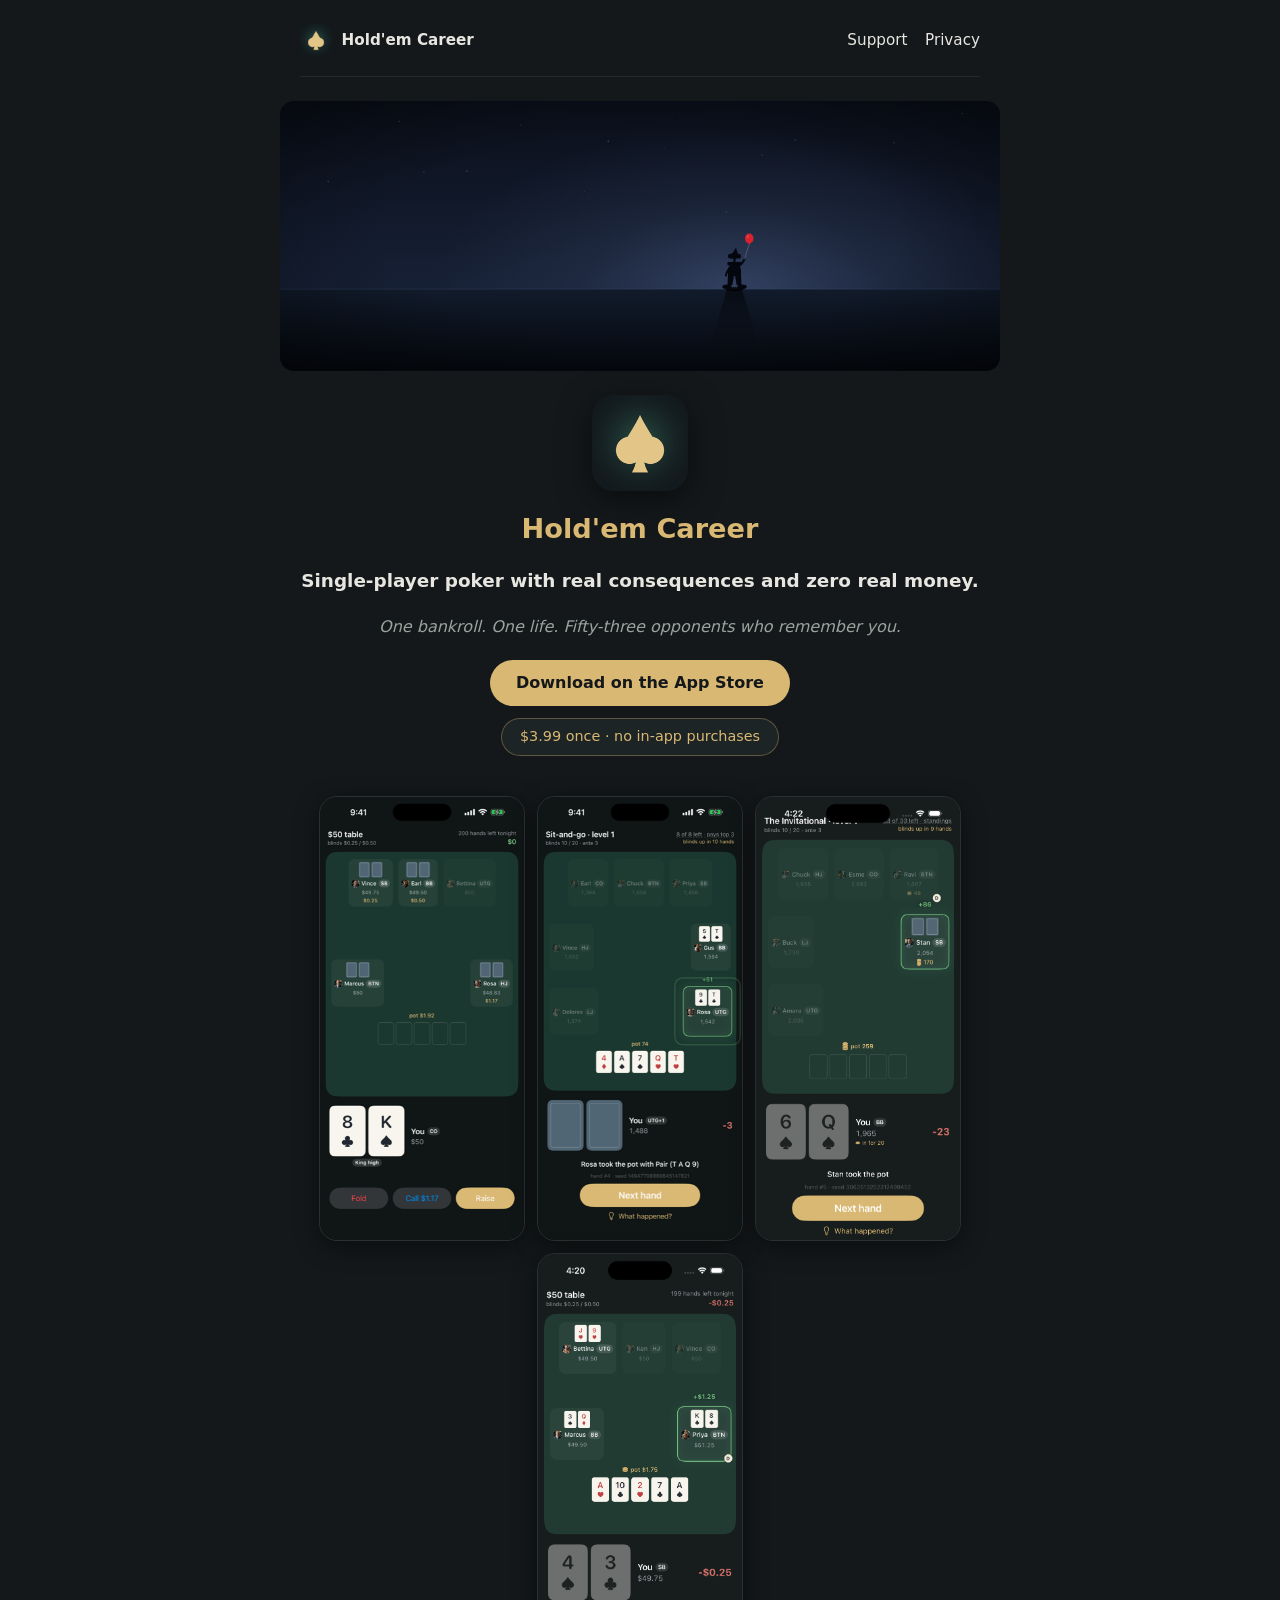
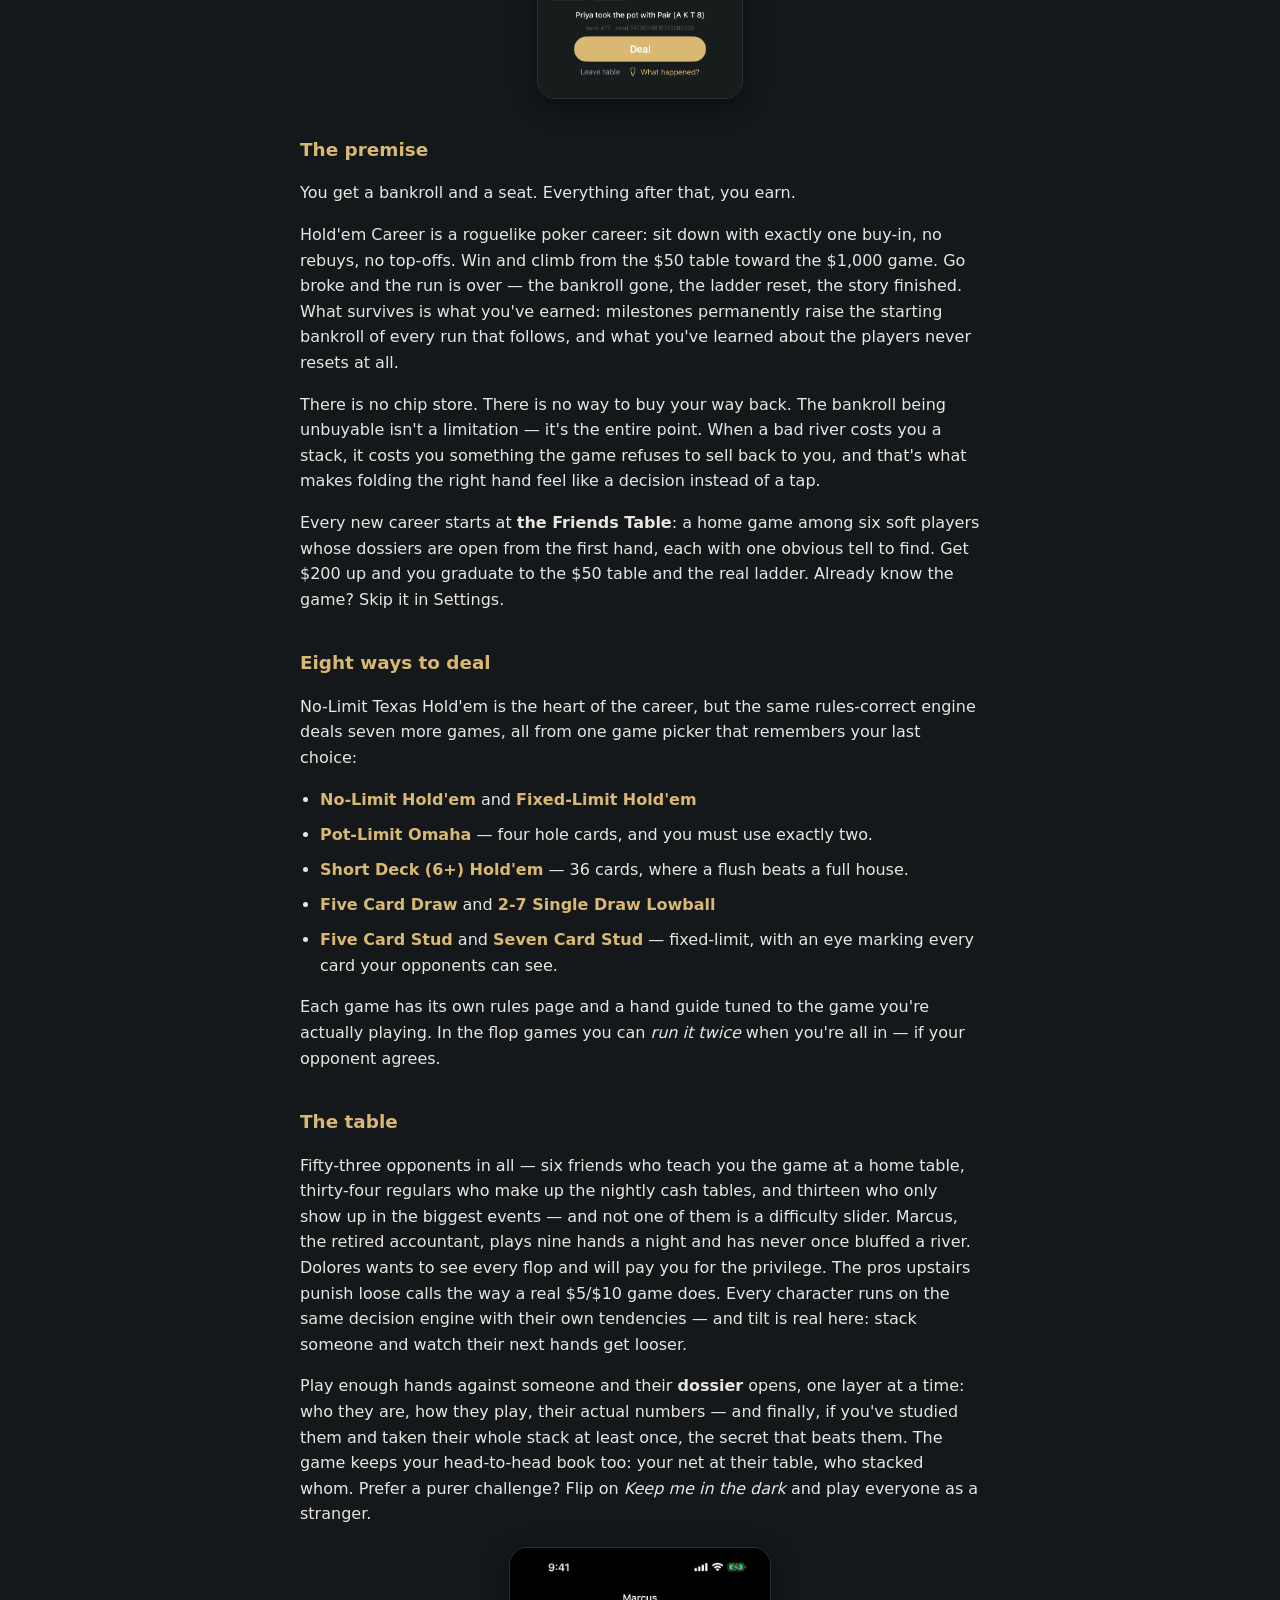
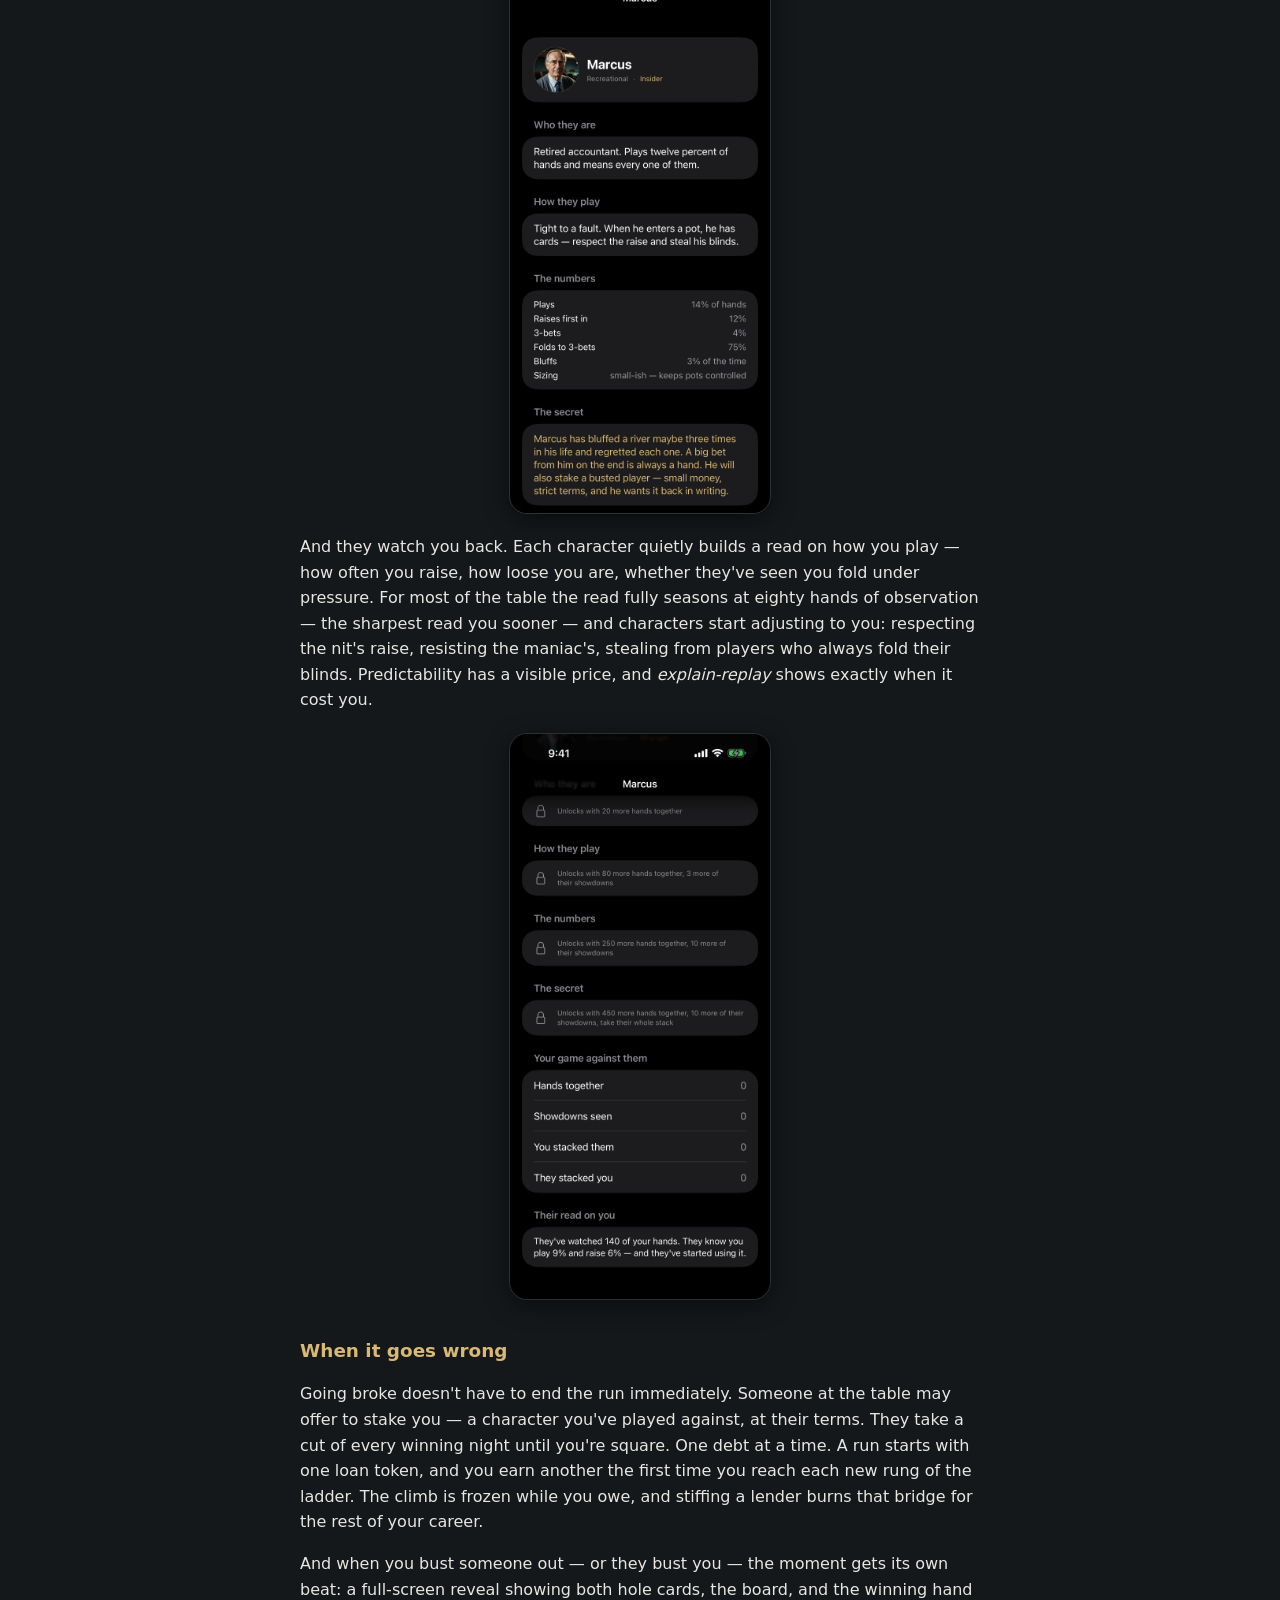
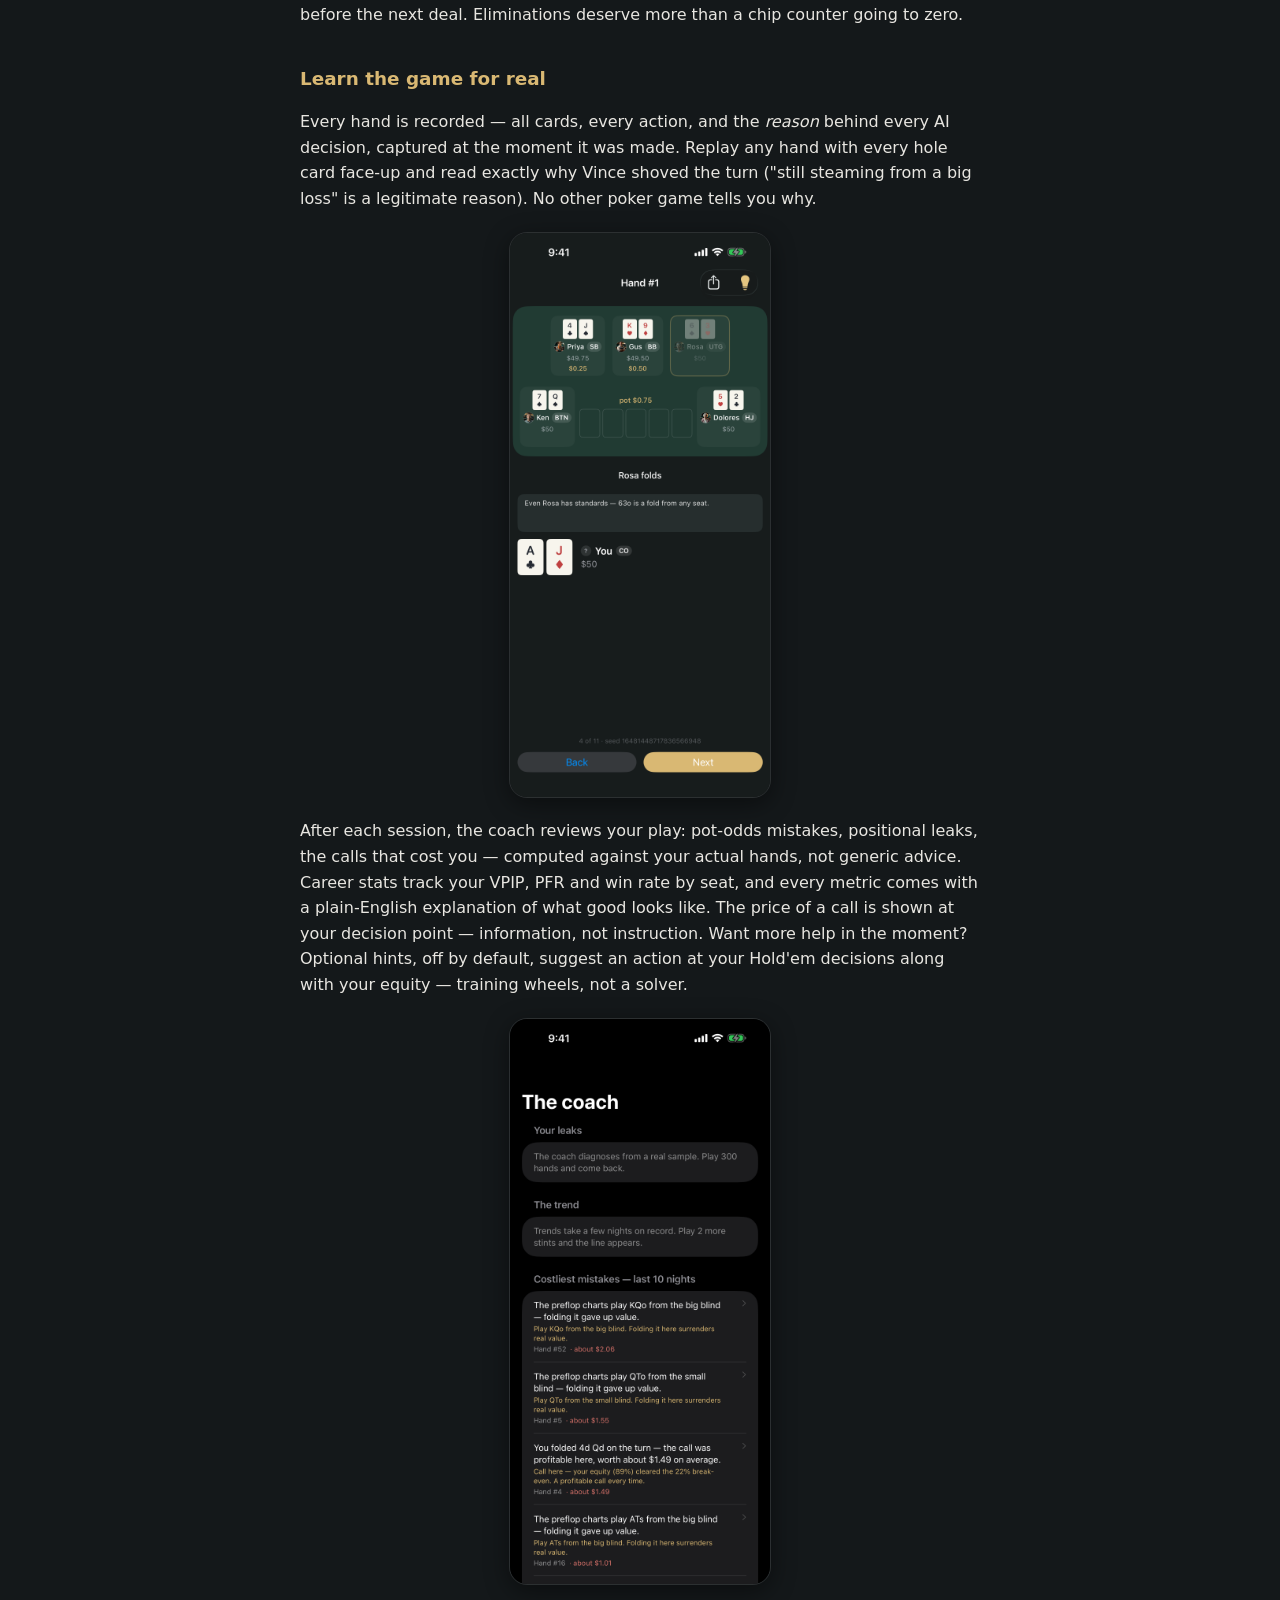
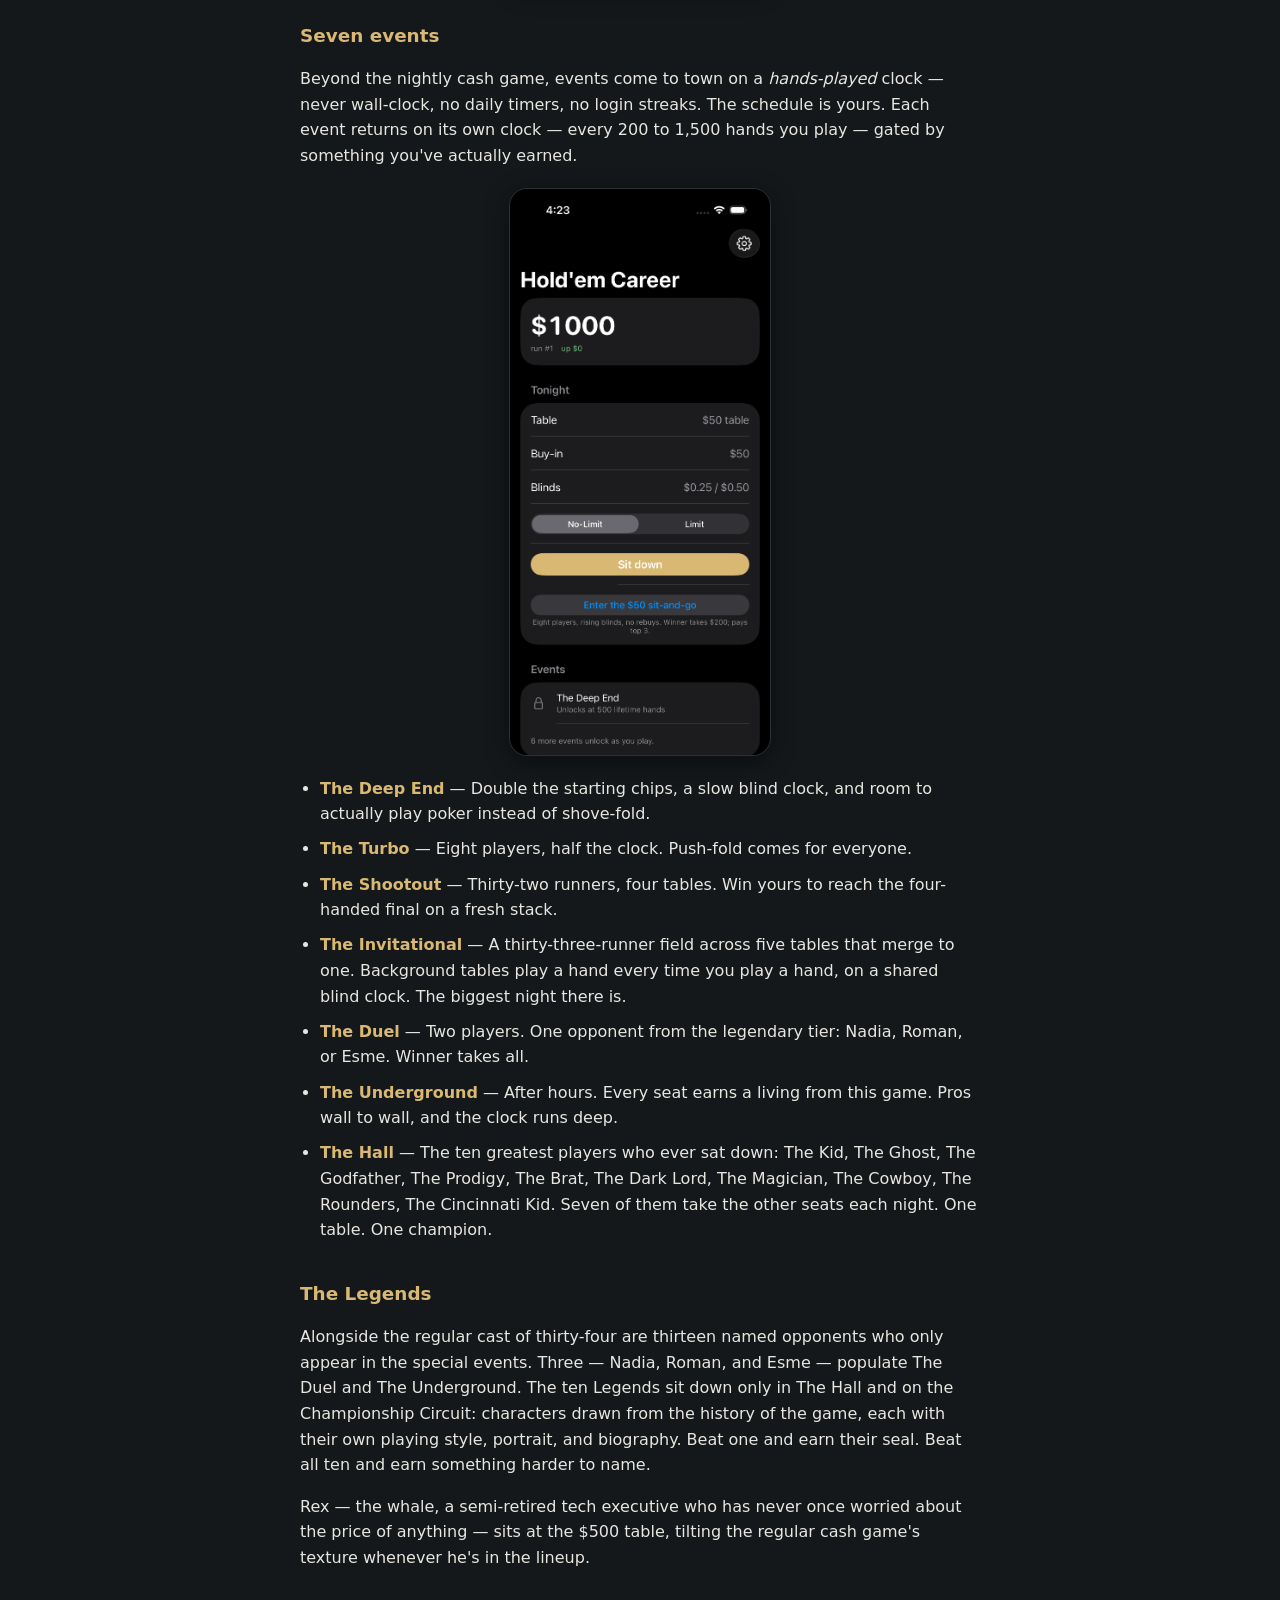
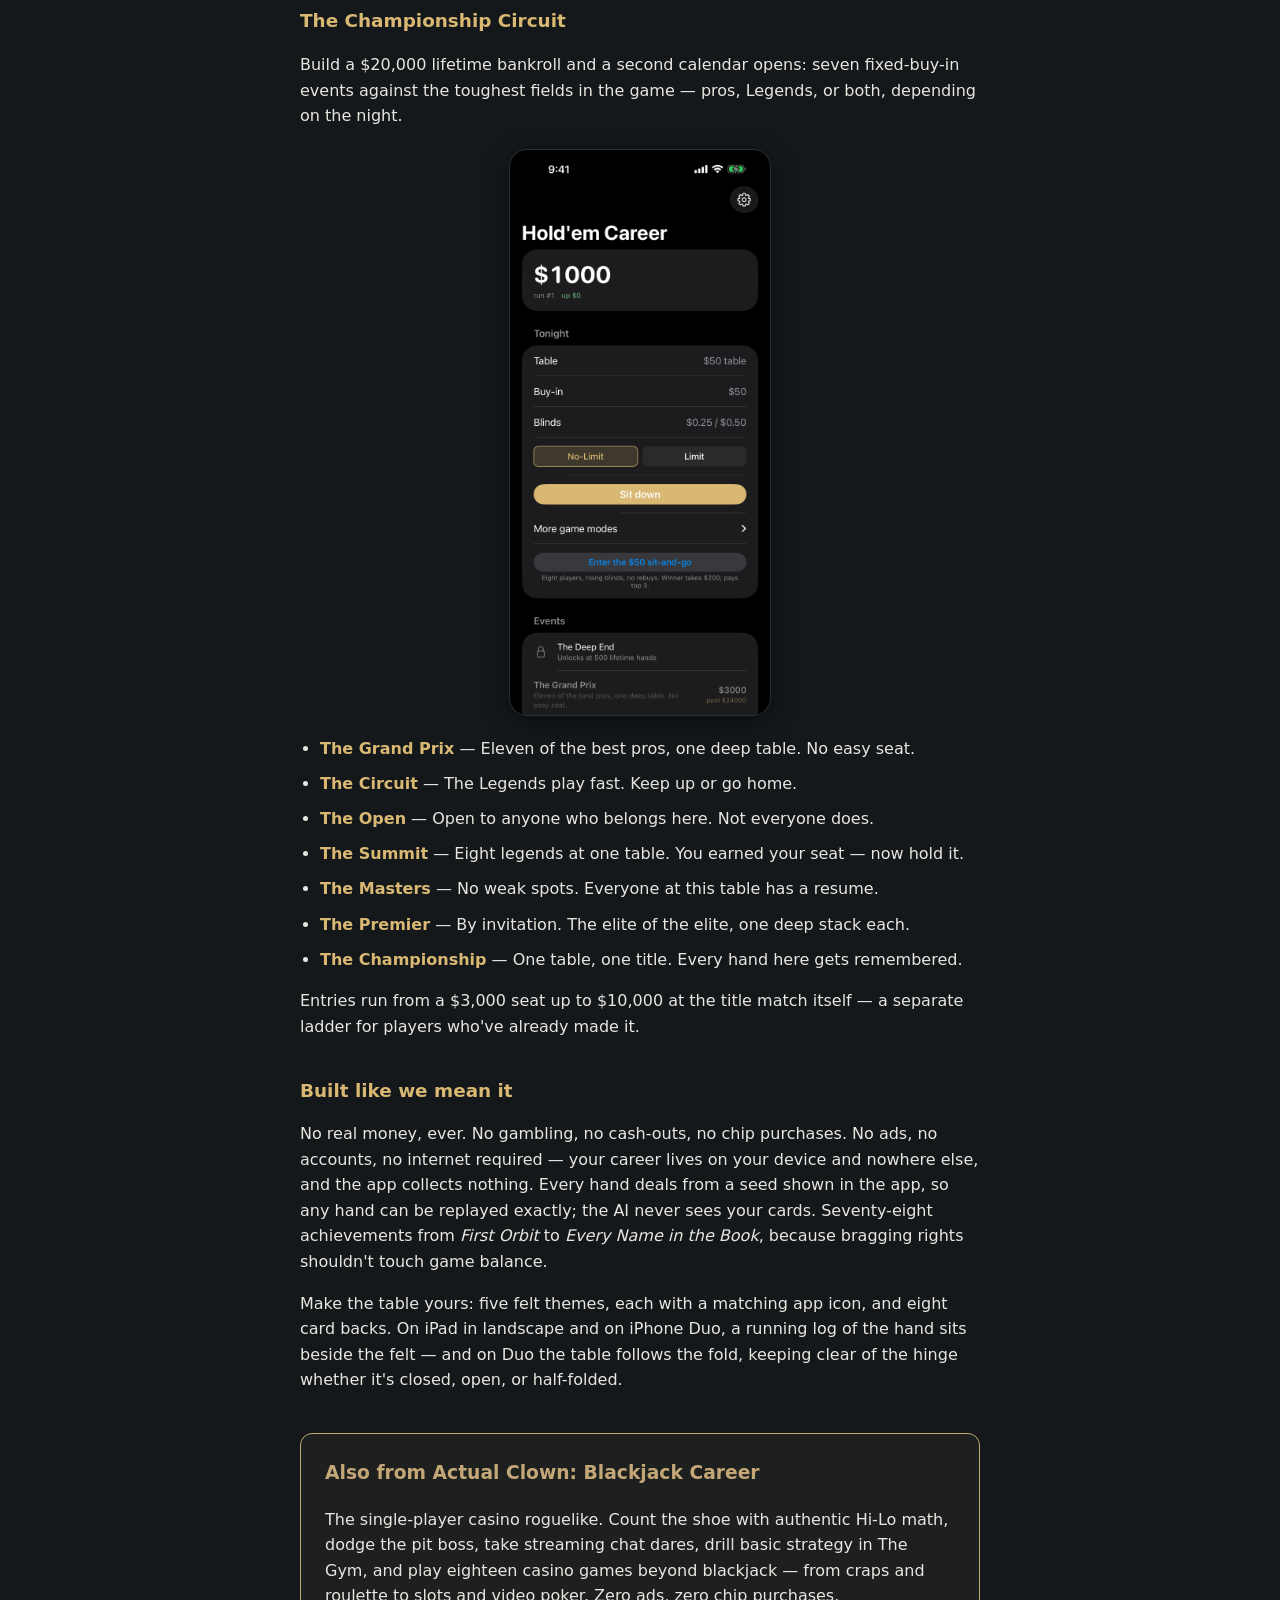
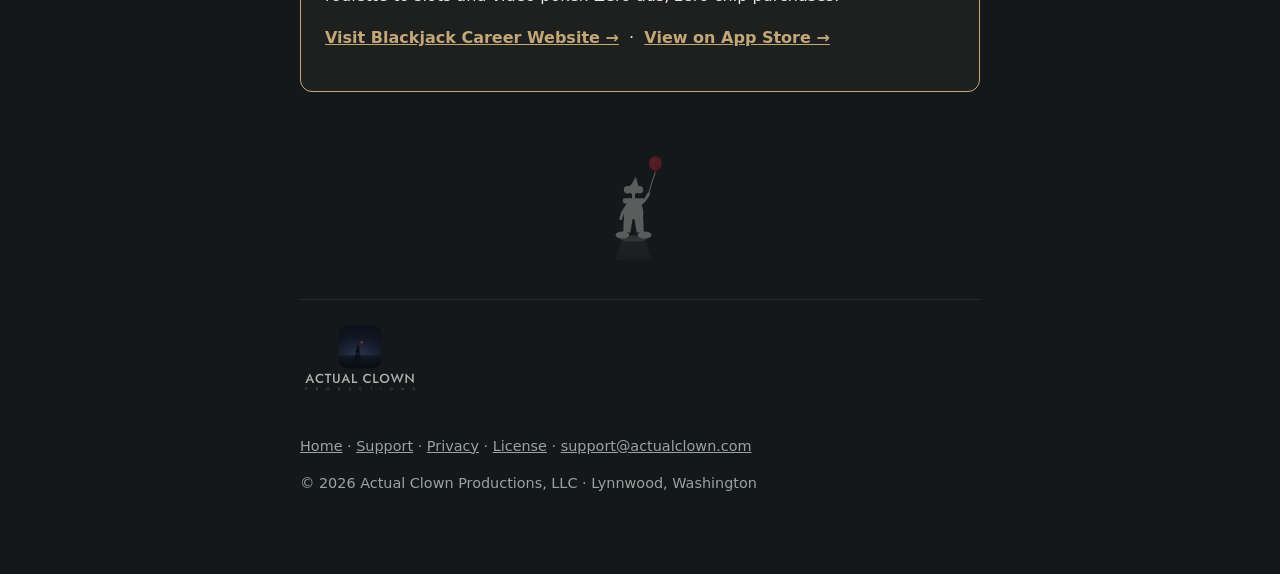
<file: index.html>
<!DOCTYPE html>
<html lang="en">
<head>
<meta charset="utf-8">
<meta name="viewport" content="width=device-width, initial-scale=1">
<title>Hold'em Career — a roguelike poker career for iPhone and iPad</title>
<meta name="description" content="Single-player poker with real consequences and zero real money. One bankroll, one life, fifty-three opponents who remember you, and eight poker games from No-Limit Hold'em to Seven Card Stud. Seven events plus a championship circuit. Pay once — no ads, no chip store, ever.">
<meta property="og:title" content="Hold'em Career">
<meta property="og:description" content="A roguelike poker career: one bankroll, one life, and fifty-three opponents who remember you. No real money, no chip store — pay once.">
<meta property="og:image" content="https://holdemcareer.actualclown.com/assets/og-image.png">
<meta property="og:url" content="https://holdemcareer.actualclown.com">
<meta property="og:type" content="website">
<meta name="twitter:card" content="summary_large_image">
<meta name="twitter:title" content="Hold'em Career">
<meta name="twitter:description" content="A roguelike poker career: one bankroll, one life, and fifty-three opponents who remember you. No real money, no chip store — pay once.">
<meta name="twitter:image" content="https://holdemcareer.actualclown.com/assets/og-image.png">
<link rel="canonical" href="https://holdemcareer.actualclown.com/">
<link rel="icon" href="assets/favicon.ico" sizes="48x48">
<link rel="icon" href="assets/favicon.svg" type="image/svg+xml">
<link rel="icon" type="image/png" sizes="32x32" href="assets/favicon-32.png">
<link rel="icon" type="image/png" sizes="16x16" href="assets/favicon-16.png">
<link rel="apple-touch-icon" href="assets/apple-touch-icon.png">
<link rel="stylesheet" href="style.css">
<script type="application/ld+json">
{
  "@context": "https://schema.org",
  "@type": "SoftwareApplication",
  "name": "Hold'em Career",
  "operatingSystem": "iOS",
  "applicationCategory": "GameApplication",
  "url": "https://holdemcareer.actualclown.com/",
  "offers": { "@type": "Offer", "price": "3.99", "priceCurrency": "USD" },
  "publisher": { "@type": "Organization", "name": "Actual Clown Productions, LLC" }
}
</script>
</head>
<body>
<a class="skip-link" href="#main">Skip to content</a>
<nav>
<a class="brand" href="index.html"><img src="assets/icon.png" alt=""> Hold'em Career</a>
<a href="support.html">Support</a>
<a href="privacy.html">Privacy</a>
</nav>

<main id="main">
<div class="scene-banner">
  <img src="assets/scene.svg" alt="A lone figure on an empty plain at dusk, red balloon in hand — the Actual Clown Productions mark">
</div>

<div class="hero">
<img class="appicon" src="assets/icon.png" alt="Hold'em Career app icon">
<h1>Hold'em Career</h1>
<p class="tagline"><strong>Single-player poker with real consequences and zero real money.</strong></p>
<p class="sub"><em>One bankroll. One life. Fifty-three opponents who remember you.</em></p>
<a class="cta" href="https://apps.apple.com/us/app/holdem-career-offline-poker/id6801961805">Download on the App Store</a>
<span class="badge">$3.99 once · no in-app purchases</span>
</div>

<div class="shots">
<img src="assets/1-table.png" alt="The felt: a six-handed No-Limit cash table with the action on you">
<img src="assets/2-tourney.png" alt="An eight-handed sit-and-go at showdown, with the blind-level clock">
<img src="assets/5-invitational.png" alt="The Invitational: five tables merging to one, the whole cast in the field">
<img src="assets/4-deal.png" alt="Between hands: the result, and the 'What happened?' explain-replay">
</div>

<h2>The premise</h2>
<p>You get a bankroll and a seat. Everything after that, you earn.</p>
<p>Hold'em Career is a roguelike poker career: sit down with exactly one buy-in, no rebuys, no
top-offs. Win and climb from the $50 table toward the $1,000 game. Go broke and the run is over — the bankroll
gone, the ladder reset, the story finished. What survives is what you've earned: milestones
permanently raise the starting bankroll of every run that follows, and what you've learned
about the players never resets at all.</p>
<p>There is no chip store. There is no way to buy your way back. The bankroll being unbuyable
isn't a limitation — it's the entire point. When a bad river costs you a stack, it costs you
something the game refuses to sell back to you, and that's what makes folding the right hand
feel like a decision instead of a tap.</p>
<p>Every new career starts at <strong>the Friends Table</strong>: a home game among six soft
players whose dossiers are open from the first hand, each with one obvious tell to find. Get
$200 up and you graduate to the $50 table and the real ladder. Already know the game? Skip it in
Settings.</p>

<h2>Eight ways to deal</h2>
<p>No-Limit Texas Hold'em is the heart of the career, but the same rules-correct engine deals
seven more games, all from one game picker that remembers your last choice:</p>
<ul class="events-list">
  <li><strong>No-Limit Hold'em</strong> and <strong>Fixed-Limit Hold'em</strong></li>
  <li><strong>Pot-Limit Omaha</strong> — four hole cards, and you must use exactly two.</li>
  <li><strong>Short Deck (6+) Hold'em</strong> — 36 cards, where a flush beats a full house.</li>
  <li><strong>Five Card Draw</strong> and <strong>2-7 Single Draw Lowball</strong></li>
  <li><strong>Five Card Stud</strong> and <strong>Seven Card Stud</strong> — fixed-limit, with an
  eye marking every card your opponents can see.</li>
</ul>
<p>Each game has its own rules page and a hand guide tuned to the game you're actually playing.
In the flop games you can <em>run it twice</em> when you're all in — if your opponent agrees.</p>

<h2>The table</h2>
<p>Fifty-three opponents in all — six friends who teach you the game at a home table, thirty-four
regulars who make up the nightly cash tables, and thirteen who only show up in the biggest
events — and not one of them is a difficulty slider. Marcus, the retired
accountant, plays nine hands a night and has never once bluffed a river. Dolores wants to see
every flop and will pay you for the privilege. The pros upstairs punish loose calls the way a
real $5/$10 game does. Every character runs on the same decision engine with their own
tendencies — and tilt is real here: stack someone and watch their next hands get looser.</p>
<p>Play enough hands against someone and their <strong>dossier</strong> opens, one layer at a
time: who they are, how they play, their actual numbers — and finally, if you've studied them
and taken their whole stack at least once, the secret that beats them. The game keeps your
head-to-head book too: your net at their table, who stacked whom. Prefer a purer challenge?
Flip on <em>Keep me in the dark</em> and play everyone as a stranger.</p>
<img class="inline-shot" src="assets/dossier.png" alt="Marcus's dossier fully open: bio, play style, real tendencies, and the secret that beats him">
<p>And they watch you back. Each character quietly builds a read on how you play — how often
you raise, how loose you are, whether they've seen you fold under pressure. For most of the table the read fully seasons at
eighty hands of observation — the sharpest read you sooner — and characters start adjusting to
you: respecting the nit's raise, resisting the maniac's, stealing from players who always fold
their blinds.
Predictability has a visible price, and <em>explain-replay</em> shows exactly when it cost you.</p>
<img class="inline-shot" src="assets/read-panel.png" alt="Their read on you: Marcus has watched 140 of your hands and knows you play 9% of them">

<h2>When it goes wrong</h2>
<p>Going broke doesn't have to end the run immediately. Someone at the table may offer to stake
you — a character you've played against, at their terms. They take a cut of every winning night
until you're square. One debt at a time. A run starts with one loan token, and you earn another
the first time you reach each new rung of the ladder. The climb is frozen while you owe, and stiffing a lender
burns that bridge for the rest of your career.</p>
<p>And when you bust someone out — or they bust you — the moment gets its own beat: a
full-screen reveal showing both hole cards, the board, and the winning hand before the next
deal. Eliminations deserve more than a chip counter going to zero.</p>

<h2>Learn the game for real</h2>
<p>Every hand is recorded — all cards, every action, and the <em>reason</em> behind every AI
decision, captured at the moment it was made. Replay any hand with every hole card face-up and
read exactly why Vince shoved the turn ("still steaming from a big loss" is a legitimate
reason). No other poker game tells you why.</p>
<img class="inline-shot" src="assets/explain-mode.png" alt="Explain mode on a finished hand: every hole card face-up, with the real reason behind an opponent's fold">
<p>After each session, the coach reviews your play: pot-odds mistakes, positional leaks, the
calls that cost you — computed against your actual hands, not generic advice. Career stats
track your VPIP, PFR and win rate by seat, and every metric comes with a plain-English
explanation of what good looks like. The price of a call is shown at your decision point —
information, not instruction. Want more help in the moment? Optional hints, off by default,
suggest an action at your Hold'em decisions along with your equity — training wheels, not a
solver.</p>
<img class="inline-shot" src="assets/coach.png" alt="The coach's costliest-mistakes list, with the real dollar cost of each hand">

<h2>Seven events</h2>
<p>Beyond the nightly cash game, events come to town on a <em>hands-played</em> clock — never
wall-clock, no daily timers, no login streaks. The schedule is yours. Each event returns on its
own clock — every 200 to 1,500 hands you play — gated by something you've actually earned.</p>
<img class="inline-shot" src="assets/6-events.png" alt="The events calendar: The Hall, The Invitational, The Duel and more">
<ul class="events-list">
  <li><strong>The Deep End</strong> — Double the starting chips, a slow blind clock, and room to
  actually play poker instead of shove-fold.</li>
  <li><strong>The Turbo</strong> — Eight players, half the clock. Push-fold comes for everyone.</li>
  <li><strong>The Shootout</strong> — Thirty-two runners, four tables. Win yours to reach the
  four-handed final on a fresh stack.</li>
  <li><strong>The Invitational</strong> — A thirty-three-runner field across five
  tables that merge to one. Background tables play a hand every time you play a hand, on a shared
  blind clock. The biggest night there is.</li>
  <li><strong>The Duel</strong> — Two players. One opponent from the legendary tier: Nadia, Roman,
  or Esme. Winner takes all.</li>
  <li><strong>The Underground</strong> — After hours. Every seat earns a living from this game.
  Pros wall to wall, and the clock runs deep.</li>
  <li><strong>The Hall</strong> — The ten greatest players who ever sat down: The Kid, The Ghost,
  The Godfather, The Prodigy, The Brat, The Dark Lord, The Magician, The Cowboy, The Rounders,
  The Cincinnati Kid. Seven of them take the other seats each night. One table. One
  champion.</li>
</ul>

<h2>The Legends</h2>
<p>Alongside the regular cast of thirty-four are thirteen named opponents who only appear in
the special events. Three — Nadia, Roman, and Esme — populate The Duel and The Underground.
The ten Legends sit down only in The Hall and on the Championship Circuit: characters drawn
from the history of the game, each with their own playing style, portrait, and biography. Beat one and earn their seal. Beat
all ten and earn something harder to name.</p>
<p>Rex — the whale, a semi-retired tech executive who has never once worried about the price of
anything — sits at the $500 table, tilting the regular cash game's texture whenever
he's in the lineup.</p>

<h2>The Championship Circuit</h2>
<p>Build a $20,000 lifetime bankroll and a second calendar opens: seven fixed-buy-in events
against the toughest fields in the game — pros, Legends, or both, depending on the night.</p>
<img class="inline-shot" src="assets/championship.png" alt="The Grand Prix unlocked in the events list: eleven of the best pros, one deep table, $3,000 to sit down">
<ul class="events-list">
  <li><strong>The Grand Prix</strong> — Eleven of the best pros, one deep table. No easy seat.</li>
  <li><strong>The Circuit</strong> — The Legends play fast. Keep up or go home.</li>
  <li><strong>The Open</strong> — Open to anyone who belongs here. Not everyone does.</li>
  <li><strong>The Summit</strong> — Eight legends at one table. You earned your seat — now hold
  it.</li>
  <li><strong>The Masters</strong> — No weak spots. Everyone at this table has a resume.</li>
  <li><strong>The Premier</strong> — By invitation. The elite of the elite, one deep stack
  each.</li>
  <li><strong>The Championship</strong> — One table, one title. Every hand here gets
  remembered.</li>
</ul>
<p>Entries run from a $3,000 seat up to $10,000 at the title match itself — a separate ladder
for players who've already made it.</p>

<h2>Built like we mean it</h2>
<p>No real money, ever. No gambling, no cash-outs, no chip purchases. No ads, no accounts, no
internet required — your career lives on your device and nowhere else, and the app collects
nothing. Every hand deals from a seed shown in the app, so any hand can be replayed exactly;
the AI never sees your cards. Seventy-eight achievements from <em>First Orbit</em> to
<em>Every Name in the Book</em>, because bragging rights shouldn't touch game balance.</p>
<p>Make the table yours: five felt themes, each with a matching app icon, and eight card backs.
On iPad in landscape and on iPhone Duo, a running log of the hand sits beside the felt — and on
Duo the table follows the fold, keeping clear of the hinge whether it's closed, open, or
half-folded.</p>

<section class="cross-promo-card" style="margin: 2.5rem 0 1.5rem; border: 1px solid #c4a777; border-radius: 12px; padding: 1.5rem; background: rgba(196, 167, 119, 0.05);">
  <h3 style="margin-top: 0; color: #c4a777;">Also from Actual Clown: Blackjack Career</h3>
  <p>The single-player casino roguelike. Count the shoe with authentic Hi-Lo math, dodge the pit boss, take streaming chat dares, drill basic strategy in The Gym, and play eighteen casino games beyond blackjack — from craps and roulette to slots and video poker. Zero ads, zero chip purchases.</p>
  <p><a href="https://blackjackcareer.actualclown.com" target="_blank" rel="noopener" style="color: #c4a777; font-weight: 600;">Visit Blackjack Career Website &rarr;</a> &nbsp;·&nbsp; <a href="https://apps.apple.com/app/id6812623725" target="_blank" rel="noopener" style="color: #c4a777; font-weight: 600;">View on App Store &rarr;</a></p>
</section>

<div class="mark-accent" aria-hidden="true">
  <img src="assets/mark-free.svg" alt="">
</div>
</main>

<footer>
<a href="https://actualclown.com" class="footer-brand">
  <img src="assets/logo-ac-stacked.svg" alt="Actual Clown Productions" class="footer-logo">
</a>
<p><a href="index.html">Home</a> · <a href="support.html">Support</a> · <a href="privacy.html">Privacy</a> ·
<a href="eula.html">License</a> · <a href="mailto:support@actualclown.com">support@actualclown.com</a></p>
<p>© 2026 Actual Clown Productions, LLC · Lynnwood, Washington</p>
</footer>
</body>
</html>
</file>
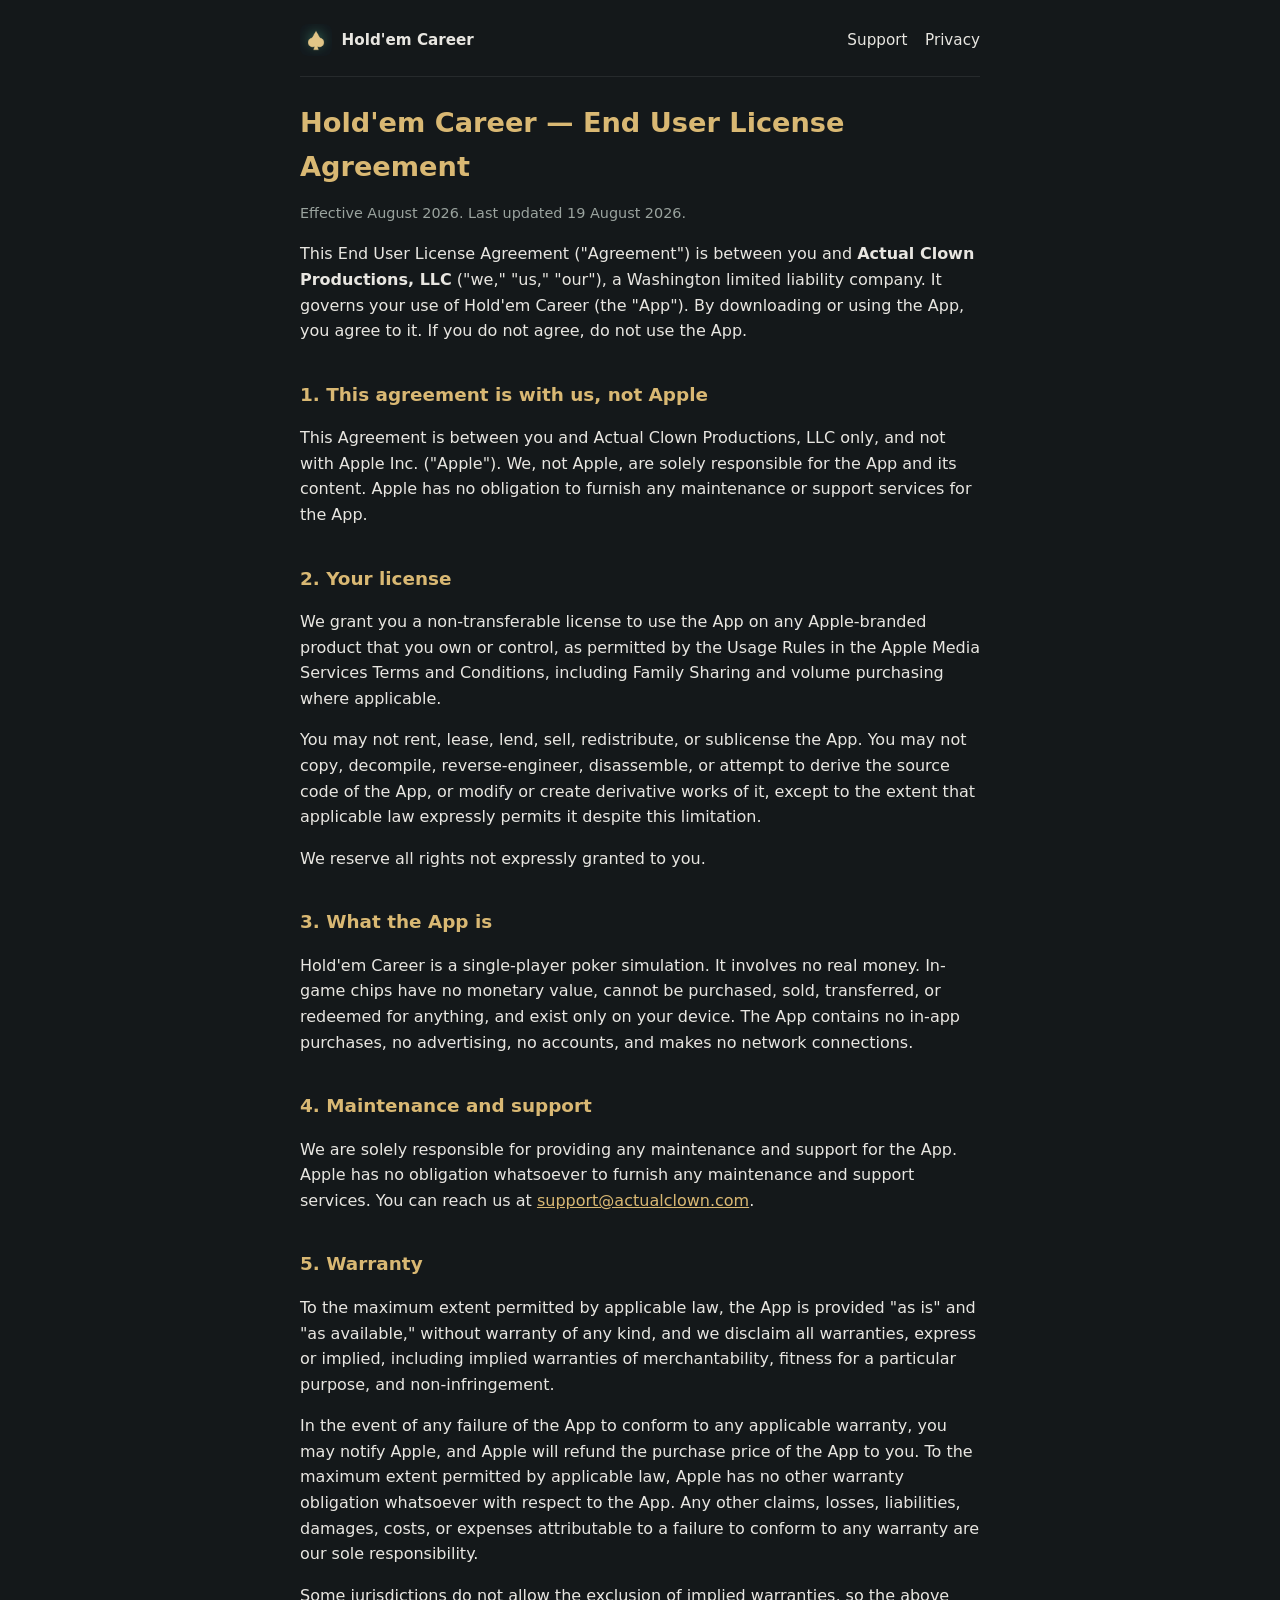
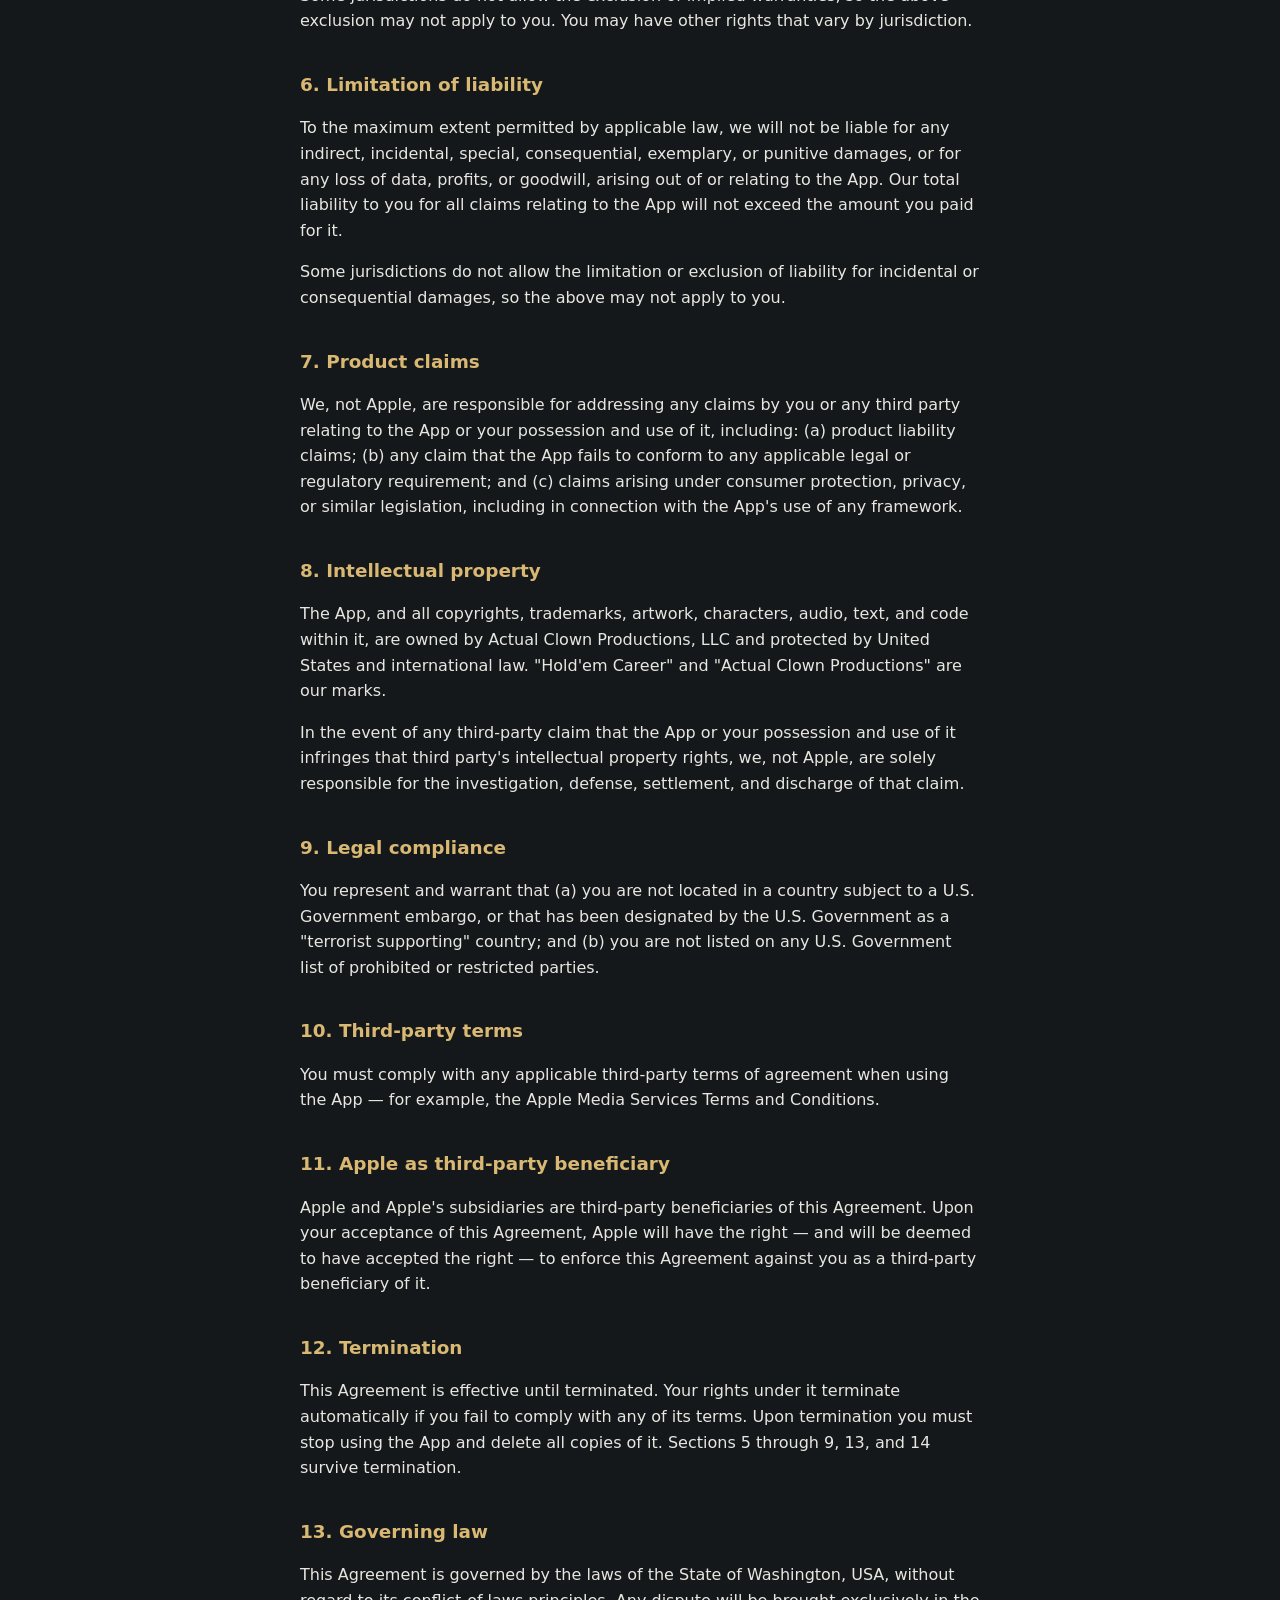
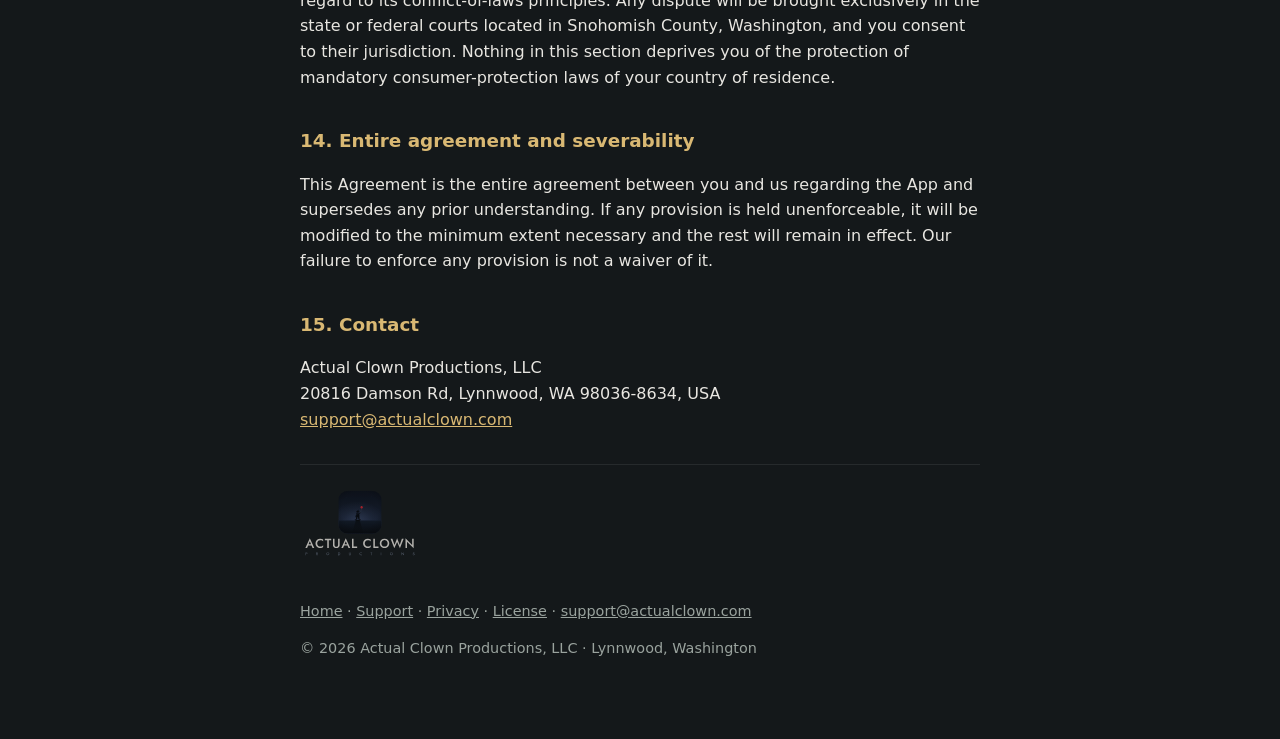
<file: eula.html>
<!DOCTYPE html>
<html lang="en">
<head>
<meta charset="utf-8">
<meta name="viewport" content="width=device-width, initial-scale=1">
<title>Hold'em Career — End User License Agreement</title>
<meta name="description" content="End User License Agreement for Hold'em Career, a single-player poker game by Actual Clown Productions, LLC. No real money, no in-app purchases, no data collection.">
<link rel="icon" href="assets/favicon.ico" sizes="48x48">
<link rel="icon" href="assets/favicon.svg" type="image/svg+xml">
<link rel="icon" type="image/png" sizes="32x32" href="assets/favicon-32.png">
<link rel="icon" type="image/png" sizes="16x16" href="assets/favicon-16.png">
<link rel="apple-touch-icon" href="assets/apple-touch-icon.png">
<link rel="canonical" href="https://holdemcareer.actualclown.com/eula.html">
<link rel="stylesheet" href="style.css">
</head>
<body>
<a class="skip-link" href="#main">Skip to content</a>
<nav>
<a class="brand" href="index.html"><img src="assets/icon.png" alt=""> Hold'em Career</a>
<a href="support.html">Support</a>
<a href="privacy.html">Privacy</a>
</nav>
<main id="main">
<h1>Hold'em Career — End User License Agreement</h1>
<p class="muted">Effective August 2026. Last updated 19 August 2026.</p>

<p>This End User License Agreement ("Agreement") is between you and <strong>Actual Clown Productions, LLC</strong>
("we," "us," "our"), a Washington limited liability company. It governs your use of Hold'em Career
(the "App"). By downloading or using the App, you agree to it. If you do not agree, do not use the
App.</p>

<h2>1. This agreement is with us, not Apple</h2>
<p>This Agreement is between you and Actual Clown Productions, LLC only, and not with Apple Inc.
("Apple"). We, not Apple, are solely responsible for the App and its content. Apple has no
obligation to furnish any maintenance or support services for the App.</p>

<h2>2. Your license</h2>
<p>We grant you a non-transferable license to use the App on any Apple-branded product that you own
or control, as permitted by the Usage Rules in the Apple Media Services Terms and Conditions,
including Family Sharing and volume purchasing where applicable.</p>
<p>You may not rent, lease, lend, sell, redistribute, or sublicense the App. You may not copy,
decompile, reverse-engineer, disassemble, or attempt to derive the source code of the App, or
modify or create derivative works of it, except to the extent that applicable law expressly
permits it despite this limitation.</p>
<p>We reserve all rights not expressly granted to you.</p>

<h2>3. What the App is</h2>
<p>Hold'em Career is a single-player poker simulation. It involves no real money. In-game chips have
no monetary value, cannot be purchased, sold, transferred, or redeemed for anything, and exist
only on your device. The App contains no in-app purchases, no advertising, no accounts, and makes
no network connections.</p>

<h2>4. Maintenance and support</h2>
<p>We are solely responsible for providing any maintenance and support for the App. Apple has no
obligation whatsoever to furnish any maintenance and support services. You can reach us at
<a href="mailto:support@actualclown.com">support@actualclown.com</a>.</p>

<h2>5. Warranty</h2>
<p>To the maximum extent permitted by applicable law, the App is provided "as is" and "as available,"
without warranty of any kind, and we disclaim all warranties, express or implied, including
implied warranties of merchantability, fitness for a particular purpose, and non-infringement.</p>
<p>In the event of any failure of the App to conform to any applicable warranty, you may notify
Apple, and Apple will refund the purchase price of the App to you. To the maximum extent permitted
by applicable law, Apple has no other warranty obligation whatsoever with respect to the App. Any
other claims, losses, liabilities, damages, costs, or expenses attributable to a failure to
conform to any warranty are our sole responsibility.</p>
<p>Some jurisdictions do not allow the exclusion of implied warranties, so the above exclusion may
not apply to you. You may have other rights that vary by jurisdiction.</p>

<h2>6. Limitation of liability</h2>
<p>To the maximum extent permitted by applicable law, we will not be liable for any indirect,
incidental, special, consequential, exemplary, or punitive damages, or for any loss of data,
profits, or goodwill, arising out of or relating to the App. Our total liability to you for all
claims relating to the App will not exceed the amount you paid for it.</p>
<p>Some jurisdictions do not allow the limitation or exclusion of liability for incidental or
consequential damages, so the above may not apply to you.</p>

<h2>7. Product claims</h2>
<p>We, not Apple, are responsible for addressing any claims by you or any third party relating to the
App or your possession and use of it, including: (a) product liability claims; (b) any claim that
the App fails to conform to any applicable legal or regulatory requirement; and (c) claims arising
under consumer protection, privacy, or similar legislation, including in connection with the App's
use of any framework.</p>

<h2>8. Intellectual property</h2>
<p>The App, and all copyrights, trademarks, artwork, characters, audio, text, and code within it, are
owned by Actual Clown Productions, LLC and protected by United States and international law.
"Hold'em Career" and "Actual Clown Productions" are our marks.</p>
<p>In the event of any third-party claim that the App or your possession and use of it infringes that
third party's intellectual property rights, we, not Apple, are solely responsible for the
investigation, defense, settlement, and discharge of that claim.</p>

<h2>9. Legal compliance</h2>
<p>You represent and warrant that (a) you are not located in a country subject to a U.S. Government
embargo, or that has been designated by the U.S. Government as a "terrorist supporting" country;
and (b) you are not listed on any U.S. Government list of prohibited or restricted parties.</p>

<h2>10. Third-party terms</h2>
<p>You must comply with any applicable third-party terms of agreement when using the App — for
example, the Apple Media Services Terms and Conditions.</p>

<h2>11. Apple as third-party beneficiary</h2>
<p>Apple and Apple's subsidiaries are third-party beneficiaries of this Agreement. Upon your
acceptance of this Agreement, Apple will have the right — and will be deemed to have accepted the
right — to enforce this Agreement against you as a third-party beneficiary of it.</p>

<h2>12. Termination</h2>
<p>This Agreement is effective until terminated. Your rights under it terminate automatically if you
fail to comply with any of its terms. Upon termination you must stop using the App and delete all
copies of it. Sections 5 through 9, 13, and 14 survive termination.</p>

<h2>13. Governing law</h2>
<p>This Agreement is governed by the laws of the State of Washington, USA, without regard to its
conflict-of-laws principles. Any dispute will be brought exclusively in the state or federal
courts located in Snohomish County, Washington, and you consent to their jurisdiction. Nothing in
this section deprives you of the protection of mandatory consumer-protection laws of your country
of residence.</p>

<h2>14. Entire agreement and severability</h2>
<p>This Agreement is the entire agreement between you and us regarding the App and supersedes any
prior understanding. If any provision is held unenforceable, it will be modified to the minimum
extent necessary and the rest will remain in effect. Our failure to enforce any provision is not a
waiver of it.</p>

<h2>15. Contact</h2>
<p>Actual Clown Productions, LLC<br>
20816 Damson Rd, Lynnwood, WA 98036-8634, USA<br>
<a href="mailto:support@actualclown.com">support@actualclown.com</a></p>
</main>

<footer>
<a href="https://actualclown.com" class="footer-brand">
  <img src="assets/logo-ac-stacked.svg" alt="Actual Clown Productions" class="footer-logo">
</a>
<p><a href="index.html">Home</a> · <a href="support.html">Support</a> · <a href="privacy.html">Privacy</a> ·
<a href="eula.html">License</a> · <a href="mailto:support@actualclown.com">support@actualclown.com</a></p>
<p>© 2026 Actual Clown Productions, LLC · Lynnwood, Washington</p>
</footer>
</body>
</html>
</file>
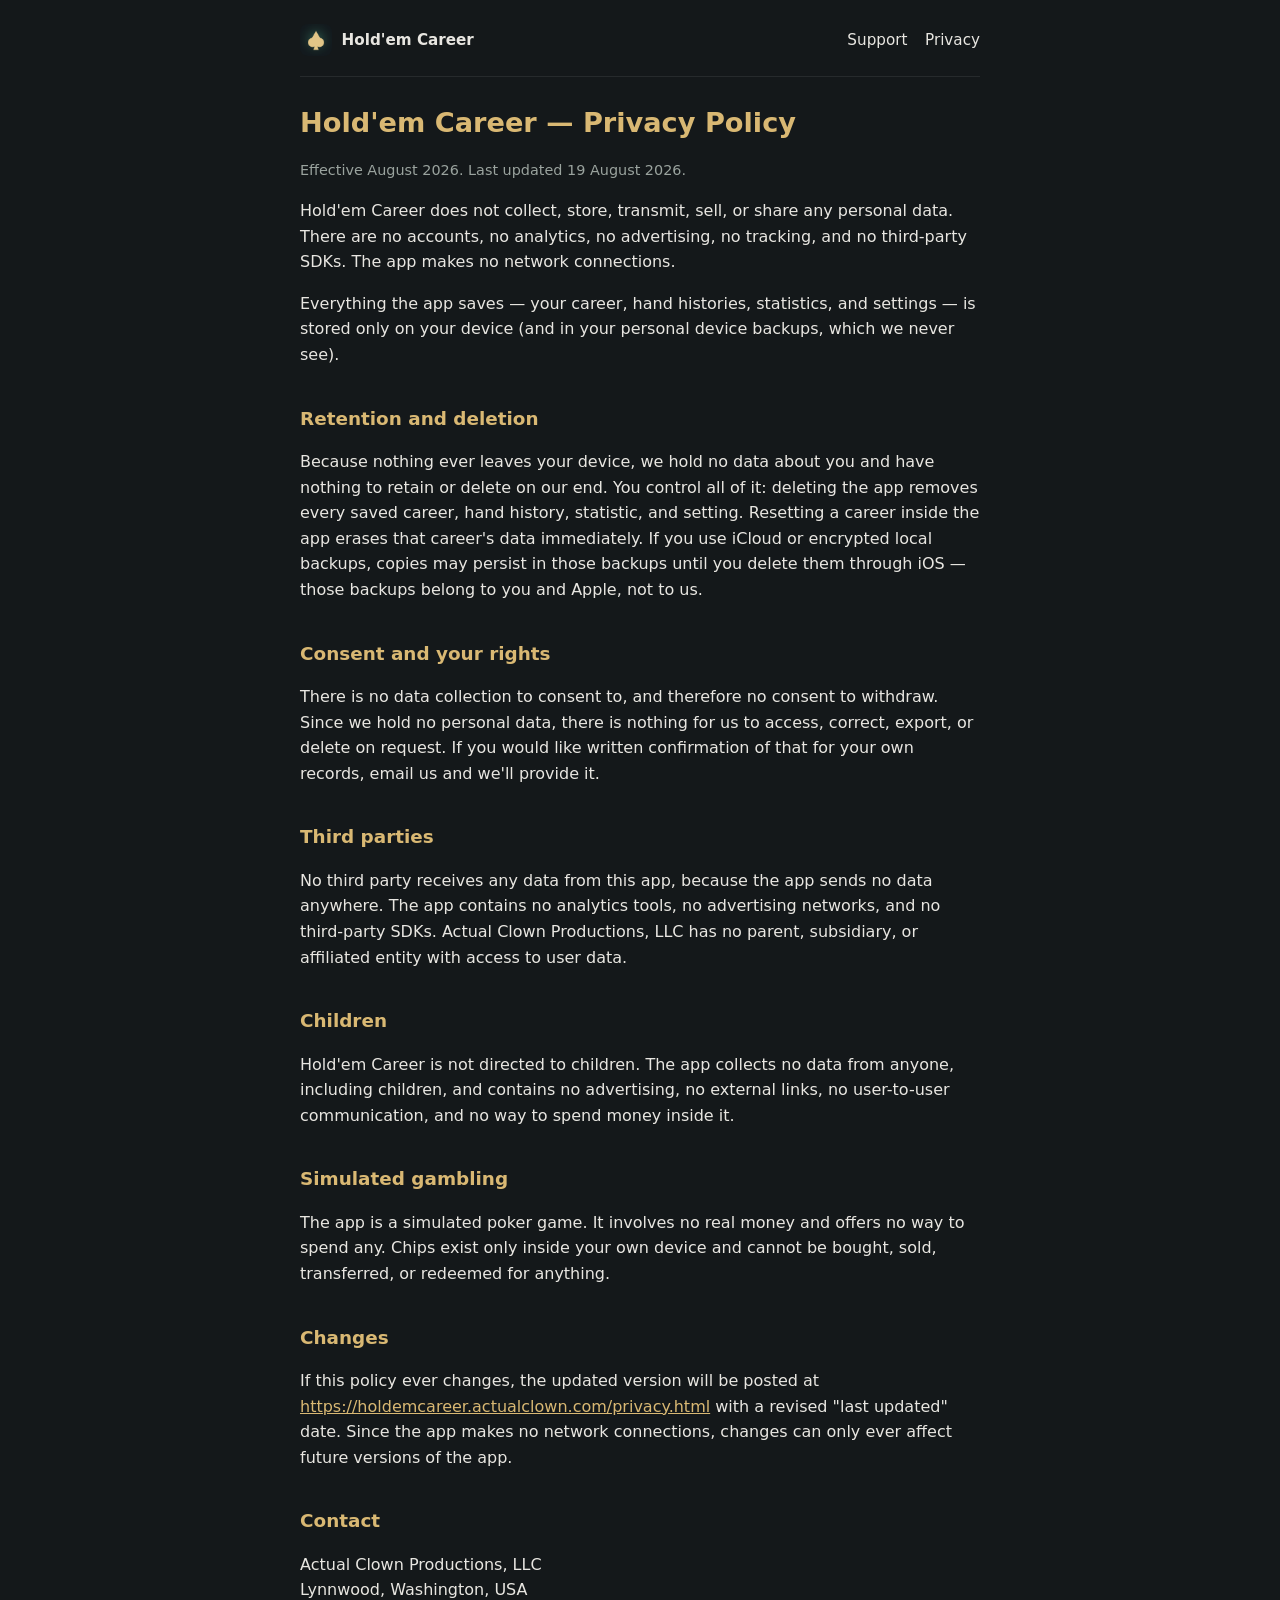
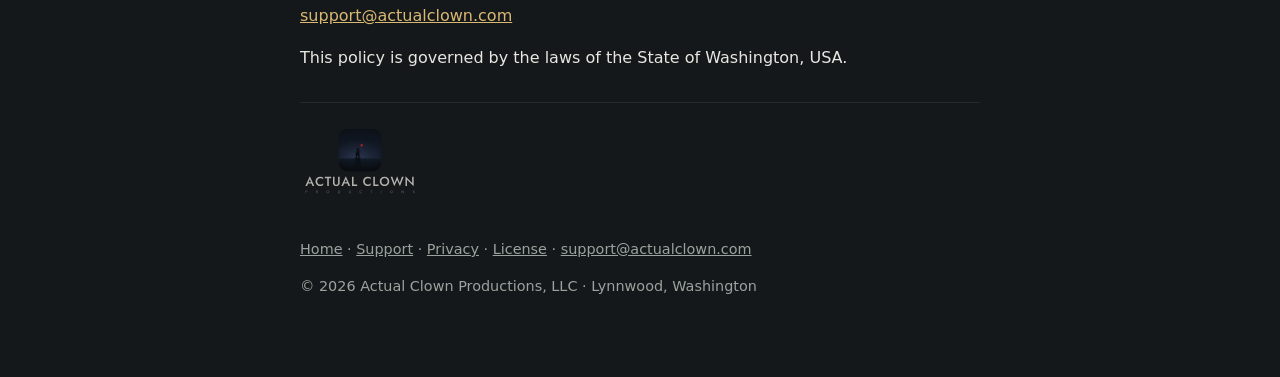
<file: privacy.html>
<!DOCTYPE html>
<html lang="en">
<head>
<meta charset="utf-8">
<meta name="viewport" content="width=device-width, initial-scale=1">
<title>Hold'em Career — Privacy Policy</title>
<meta name="description" content="Hold'em Career collects no data: no accounts, analytics, ads, tracking, or network connections. Your career stays on your device and nowhere else.">
<link rel="icon" href="assets/favicon.ico" sizes="48x48">
<link rel="icon" href="assets/favicon.svg" type="image/svg+xml">
<link rel="icon" type="image/png" sizes="32x32" href="assets/favicon-32.png">
<link rel="icon" type="image/png" sizes="16x16" href="assets/favicon-16.png">
<link rel="apple-touch-icon" href="assets/apple-touch-icon.png">
<link rel="canonical" href="https://holdemcareer.actualclown.com/privacy.html">
<link rel="stylesheet" href="style.css">
</head>
<body>
<a class="skip-link" href="#main">Skip to content</a>
<nav>
<a class="brand" href="index.html"><img src="assets/icon.png" alt=""> Hold'em Career</a>
<a href="support.html">Support</a>
<a href="privacy.html">Privacy</a>
</nav>
<main id="main">
<h1>Hold'em Career — Privacy Policy</h1>
<p class="muted">Effective August 2026. Last updated 19 August 2026.</p>

<p>Hold'em Career does not collect, store, transmit, sell, or share any personal data. There are no
accounts, no analytics, no advertising, no tracking, and no third-party SDKs. The app makes no
network connections.</p>

<p>Everything the app saves — your career, hand histories, statistics, and settings — is stored
only on your device (and in your personal device backups, which we never see).</p>

<h2>Retention and deletion</h2>
<p>Because nothing ever leaves your device, we hold no data about you and have nothing to retain or
delete on our end. You control all of it: deleting the app removes every saved career, hand
history, statistic, and setting. Resetting a career inside the app erases that career's data
immediately. If you use iCloud or encrypted local backups, copies may persist in those backups
until you delete them through iOS — those backups belong to you and Apple, not to us.</p>

<h2>Consent and your rights</h2>
<p>There is no data collection to consent to, and therefore no consent to withdraw. Since we hold no
personal data, there is nothing for us to access, correct, export, or delete on request. If you
would like written confirmation of that for your own records, email us and we'll provide it.</p>

<h2>Third parties</h2>
<p>No third party receives any data from this app, because the app sends no data anywhere. The app
contains no analytics tools, no advertising networks, and no third-party SDKs. Actual Clown
Productions, LLC has no parent, subsidiary, or affiliated entity with access to user data.</p>

<h2>Children</h2>
<p>Hold'em Career is not directed to children. The app collects no data from anyone, including
children, and contains no advertising, no external links, no user-to-user communication, and no
way to spend money inside it.</p>

<h2>Simulated gambling</h2>
<p>The app is a simulated poker game. It involves no real money and offers no way to spend any.
Chips exist only inside your own device and cannot be bought, sold, transferred, or redeemed for
anything.</p>

<h2>Changes</h2>
<p>If this policy ever changes, the updated version will be posted at
<a href="https://holdemcareer.actualclown.com/privacy.html">https://holdemcareer.actualclown.com/privacy.html</a>
with a revised "last updated" date. Since the app makes no network connections, changes can only
ever affect future versions of the app.</p>

<h2>Contact</h2>
<p>Actual Clown Productions, LLC<br>
Lynnwood, Washington, USA<br>
<a href="mailto:support@actualclown.com">support@actualclown.com</a></p>

<p>This policy is governed by the laws of the State of Washington, USA.</p>
</main>

<footer>
<a href="https://actualclown.com" class="footer-brand">
  <img src="assets/logo-ac-stacked.svg" alt="Actual Clown Productions" class="footer-logo">
</a>
<p><a href="index.html">Home</a> · <a href="support.html">Support</a> · <a href="privacy.html">Privacy</a> ·
<a href="eula.html">License</a> · <a href="mailto:support@actualclown.com">support@actualclown.com</a></p>
<p>© 2026 Actual Clown Productions, LLC · Lynnwood, Washington</p>
</footer>
</body>
</html>
</file>
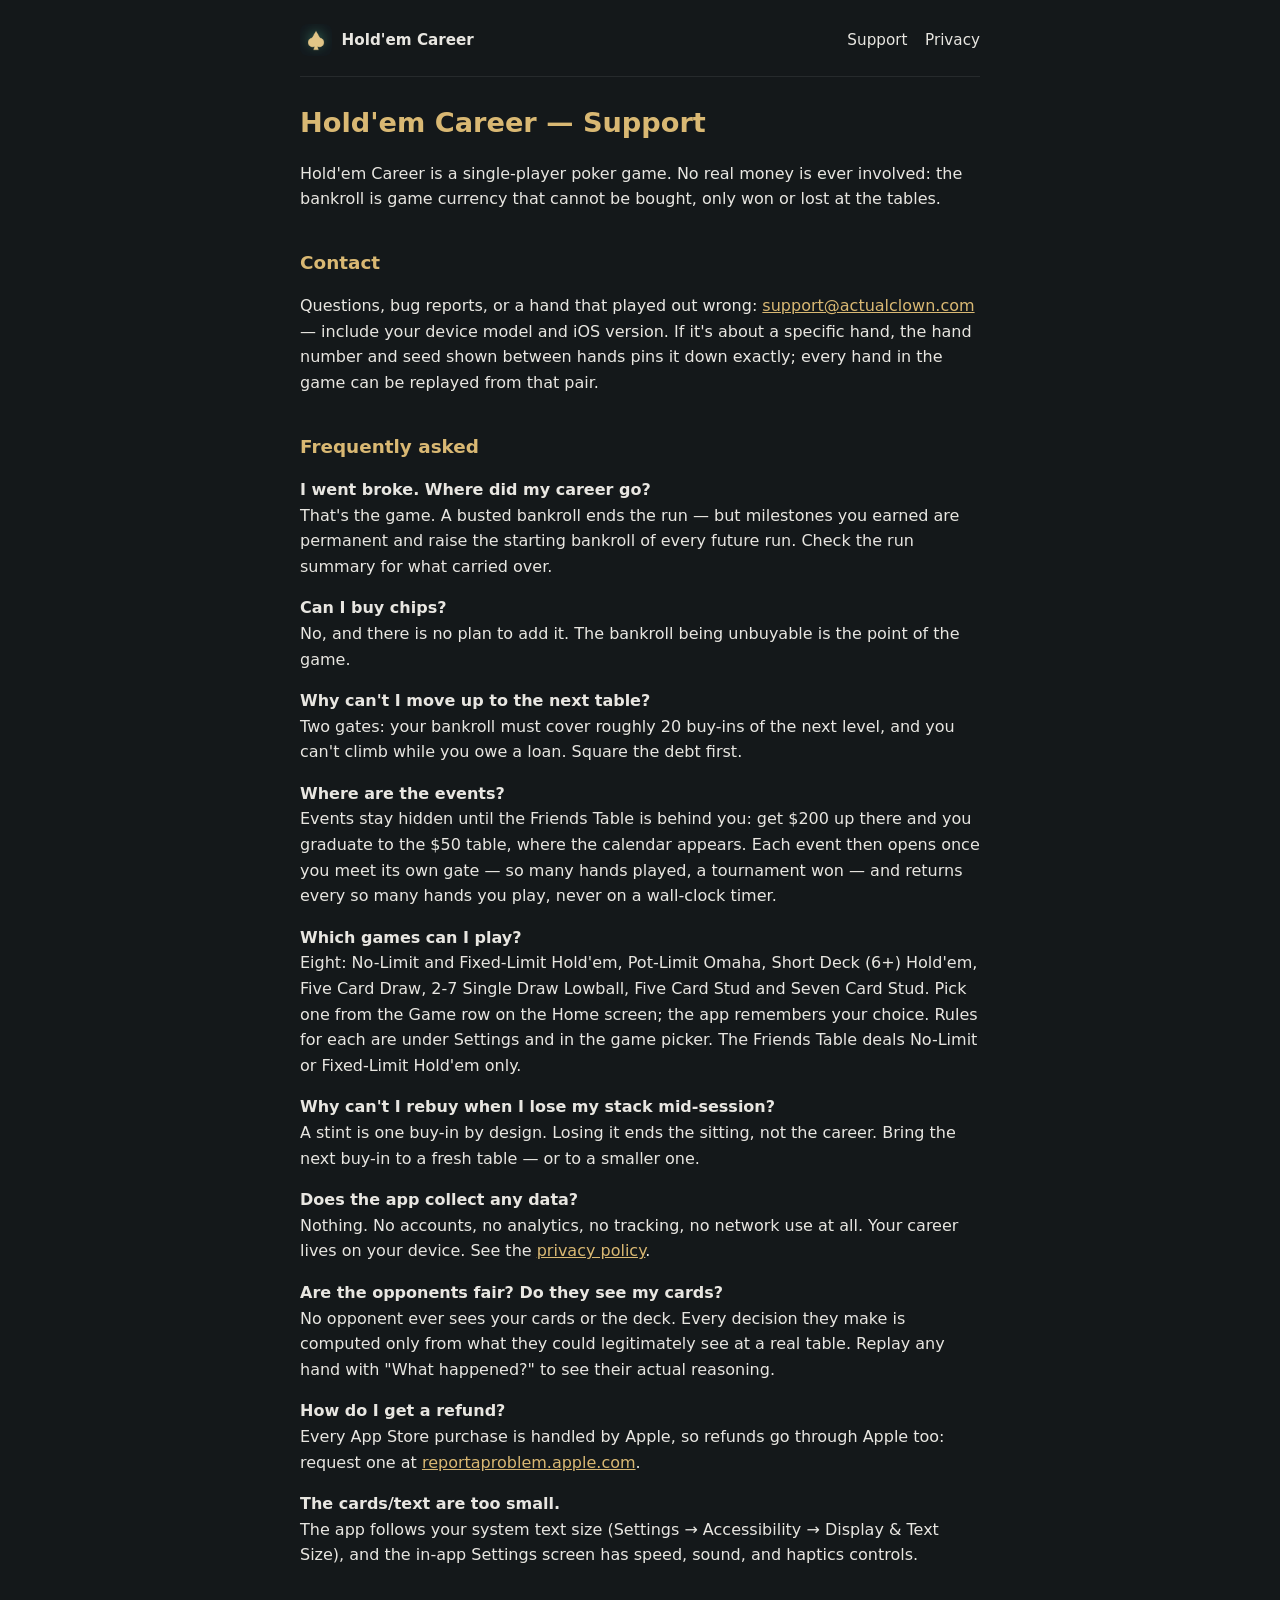
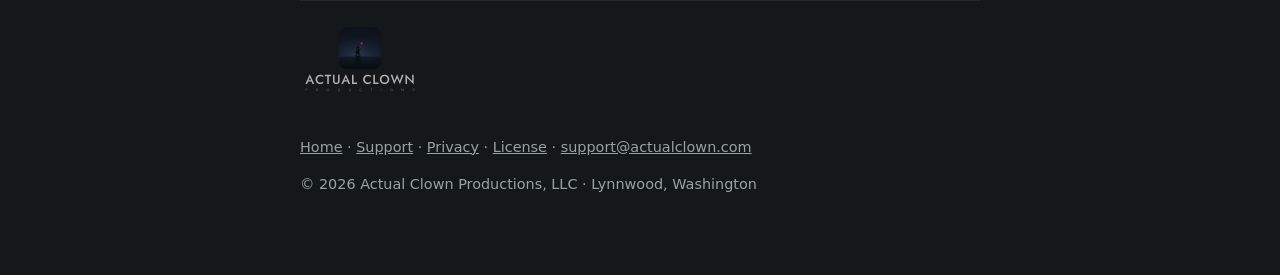
<file: support.html>
<!DOCTYPE html>
<html lang="en">
<head>
<meta charset="utf-8">
<meta name="viewport" content="width=device-width, initial-scale=1">
<title>Hold'em Career — Support</title>
<meta name="description" content="Support and FAQ for Hold'em Career: busted bankrolls, moving up stakes, chips, data and privacy, and how to report a hand by its seed. Contact support@actualclown.com.">
<link rel="icon" href="assets/favicon.ico" sizes="48x48">
<link rel="icon" href="assets/favicon.svg" type="image/svg+xml">
<link rel="icon" type="image/png" sizes="32x32" href="assets/favicon-32.png">
<link rel="icon" type="image/png" sizes="16x16" href="assets/favicon-16.png">
<link rel="apple-touch-icon" href="assets/apple-touch-icon.png">
<link rel="canonical" href="https://holdemcareer.actualclown.com/support.html">
<link rel="stylesheet" href="style.css">
</head>
<body>
<a class="skip-link" href="#main">Skip to content</a>
<nav>
<a class="brand" href="index.html"><img src="assets/icon.png" alt=""> Hold'em Career</a>
<a href="support.html">Support</a>
<a href="privacy.html">Privacy</a>
</nav>
<main id="main">
<h1>Hold'em Career — Support</h1>
<p>Hold'em Career is a single-player poker game. No real money is ever involved: the bankroll
is game currency that cannot be bought, only won or lost at the tables.</p>

<h2>Contact</h2>
<p>Questions, bug reports, or a hand that played out wrong:
<a href="mailto:support@actualclown.com">support@actualclown.com</a> — include your device model
and iOS version. If it's about a specific hand, the hand number and seed shown between hands
pins it down exactly; every hand in the game can be replayed from that pair.</p>

<h2>Frequently asked</h2>

<p><strong>I went broke. Where did my career go?</strong><br>
That's the game. A busted bankroll ends the run — but milestones you earned are permanent and
raise the starting bankroll of every future run. Check the run summary for what carried over.</p>

<p><strong>Can I buy chips?</strong><br>
No, and there is no plan to add it. The bankroll being unbuyable is the point of the game.</p>

<p><strong>Why can't I move up to the next table?</strong><br>
Two gates: your bankroll must cover roughly 20 buy-ins of the next level, and you can't climb
while you owe a loan. Square the debt first.</p>

<p><strong>Where are the events?</strong><br>
Events stay hidden until the Friends Table is behind you: get $200 up there and you graduate to
the $50 table, where the calendar appears. Each event then opens once you meet its own gate — so
many hands played, a tournament won — and returns every so many hands you play, never on a
wall-clock timer.</p>

<p><strong>Which games can I play?</strong><br>
Eight: No-Limit and Fixed-Limit Hold'em, Pot-Limit Omaha, Short Deck (6+) Hold'em, Five Card
Draw, 2-7 Single Draw Lowball, Five Card Stud and Seven Card Stud. Pick one from the Game row on
the Home screen; the app remembers your choice. Rules for each are under Settings and in the game
picker. The Friends Table deals No-Limit or Fixed-Limit Hold'em only.</p>

<p><strong>Why can't I rebuy when I lose my stack mid-session?</strong><br>
A stint is one buy-in by design. Losing it ends the sitting, not the career. Bring the next
buy-in to a fresh table — or to a smaller one.</p>

<p><strong>Does the app collect any data?</strong><br>
Nothing. No accounts, no analytics, no tracking, no network use at all. Your career lives on
your device. See the <a href="privacy.html">privacy policy</a>.</p>

<p><strong>Are the opponents fair? Do they see my cards?</strong><br>
No opponent ever sees your cards or the deck. Every decision they make is computed only from
what they could legitimately see at a real table. Replay any hand with "What happened?" to see
their actual reasoning.</p>

<p><strong>How do I get a refund?</strong><br>
Every App Store purchase is handled by Apple, so refunds go through Apple too: request one at
<a href="https://reportaproblem.apple.com">reportaproblem.apple.com</a>.</p>

<p><strong>The cards/text are too small.</strong><br>
The app follows your system text size (Settings → Accessibility → Display &amp; Text Size),
and the in-app Settings screen has speed, sound, and haptics controls.</p>
</main>

<footer>
<a href="https://actualclown.com" class="footer-brand">
  <img src="assets/logo-ac-stacked.svg" alt="Actual Clown Productions" class="footer-logo">
</a>
<p><a href="index.html">Home</a> · <a href="support.html">Support</a> · <a href="privacy.html">Privacy</a> ·
<a href="eula.html">License</a> · <a href="mailto:support@actualclown.com">support@actualclown.com</a></p>
<p>© 2026 Actual Clown Productions, LLC · Lynnwood, Washington</p>
</footer>
</body>
</html>
</file>
<file: style.css>
body { font-family: -apple-system, system-ui, sans-serif; max-width: 680px; margin: 0 auto;
       padding: 1.5rem 1.25rem 4rem; line-height: 1.6; color: #e8e6e1; background: #14181a; }
h1 { color: #d9b873; font-size: 1.7rem; margin: 0.5rem 0 0.25rem; }
h2 { color: #d9b873; font-size: 1.15rem; margin-top: 2.25rem; }
a { color: #d9b873; }
p.muted { color: #9aa39e; font-size: 0.9rem; }

/* Scene banner: full-column-width image between nav and hero. Negative margins cancel
   body padding so the illustration bleeds edge-to-edge within the content column. */
.scene-banner { margin: 0.75rem -1.25rem 0; overflow: hidden; border-radius: 14px; }
.scene-banner img { width: 100%; display: block; }

nav { display: flex; align-items: center; gap: 1.1rem; padding-bottom: 1.25rem;
      border-bottom: 1px solid rgba(255,255,255,0.08); margin-bottom: 1.5rem; }
nav img { width: 32px; height: 32px; border-radius: 8px; }
nav a { color: #e8e6e1; text-decoration: none; font-size: 0.95rem; }
nav a:hover { color: #d9b873; }
nav a.brand { font-weight: 600; margin-right: auto; display: flex; align-items: center; gap: 0.6rem; }

.hero { text-align: center; padding: 1.5rem 0 0.5rem; }
.hero img.appicon { width: 96px; height: 96px; border-radius: 22px;
                    box-shadow: 0 8px 32px rgba(0,0,0,0.5); }
.hero .tagline { font-size: 1.15rem; color: #e8e6e1; margin-top: 1rem; }
.hero .sub { color: #9aa39e; }

.shots { display: flex; gap: 12px; justify-content: center; margin: 2rem 0 0.5rem;
         flex-wrap: wrap; }
.shots img { width: 30%; min-width: 150px; max-width: 210px; border-radius: 18px;
             border: 1px solid rgba(255,255,255,0.10); box-shadow: 0 6px 24px rgba(0,0,0,0.45); }

.badge { display: inline-block; background: #1d2426; border: 1px solid rgba(217,184,115,0.35);
         color: #d9b873; border-radius: 999px; padding: 0.4rem 1.1rem; font-size: 0.9rem;
         margin-top: 1.25rem; }

/* Primary hero CTA: solid fill so it outranks the muted informational .badge beside it. */
.hero .cta { display: block; width: fit-content; margin: 1.25rem auto 0; background: #d9b873;
             color: #14181a; font-weight: 600; text-decoration: none; border-radius: 999px;
             padding: 0.65rem 1.6rem; }
.hero .cta:hover { background: #e8c988; }
.hero .badge { display: block; width: fit-content; margin: 0.75rem auto 0; }

/* Inline proof shot: a single supporting screenshot dropped into a section's own prose,
   distinct from the top-of-page .shots preview row. */
.inline-shot { display: block; max-width: 260px; width: 100%; margin: 1.25rem auto;
               border-radius: 18px; border: 1px solid rgba(255,255,255,0.10);
               box-shadow: 0 6px 24px rgba(0,0,0,0.45); }

/* Events list: tighter spacing than a prose list, each item self-contained. */
ul.events-list { padding-left: 1.25rem; margin: 1rem 0; }
ul.events-list li { margin-bottom: 0.6rem; color: #e8e6e1; }
ul.events-list li strong { color: #d9b873; }

/* Ambient mark accent: the free silhouette, centered and hushed, between body and footer. */
.mark-accent { text-align: center; margin: 3rem 0 0; opacity: 0.32; }
.mark-accent img { width: 120px; height: auto; }

footer { margin-top: 2rem; padding-top: 1.25rem; border-top: 1px solid rgba(255,255,255,0.08);
         color: #9aa39e; font-size: 0.9rem; }
footer a { color: #9aa39e; }
footer a.footer-brand { display: inline-block; margin-bottom: 1rem; opacity: 0.72;
                        transition: opacity 0.15s; }
footer a.footer-brand:hover { opacity: 1; }
/* Stacked logo is taller than horizontal — size by width so proportions are preserved. */
footer img.footer-logo { display: block; width: 120px; height: auto; }
/* Footer text links share the footer's muted color, so underline them to stay distinguishable
   from surrounding text (the brand/logo link is excluded). */
footer p a { text-decoration: underline; }

/* Older engines don't treat <main> as block by default. */
main { display: block; }

/* Skip link: off-screen until keyboard focus brings it into view, so screen-reader and
   keyboard users can jump past the nav straight to the content. */
.skip-link { position: absolute; left: -9999px; top: 0; z-index: 100;
             background: #1d2426; color: #d9b873; padding: 0.6rem 1rem;
             border: 1px solid rgba(217,184,115,0.35); border-radius: 0 0 8px 0; }
.skip-link:focus { left: 0; }
</file>
